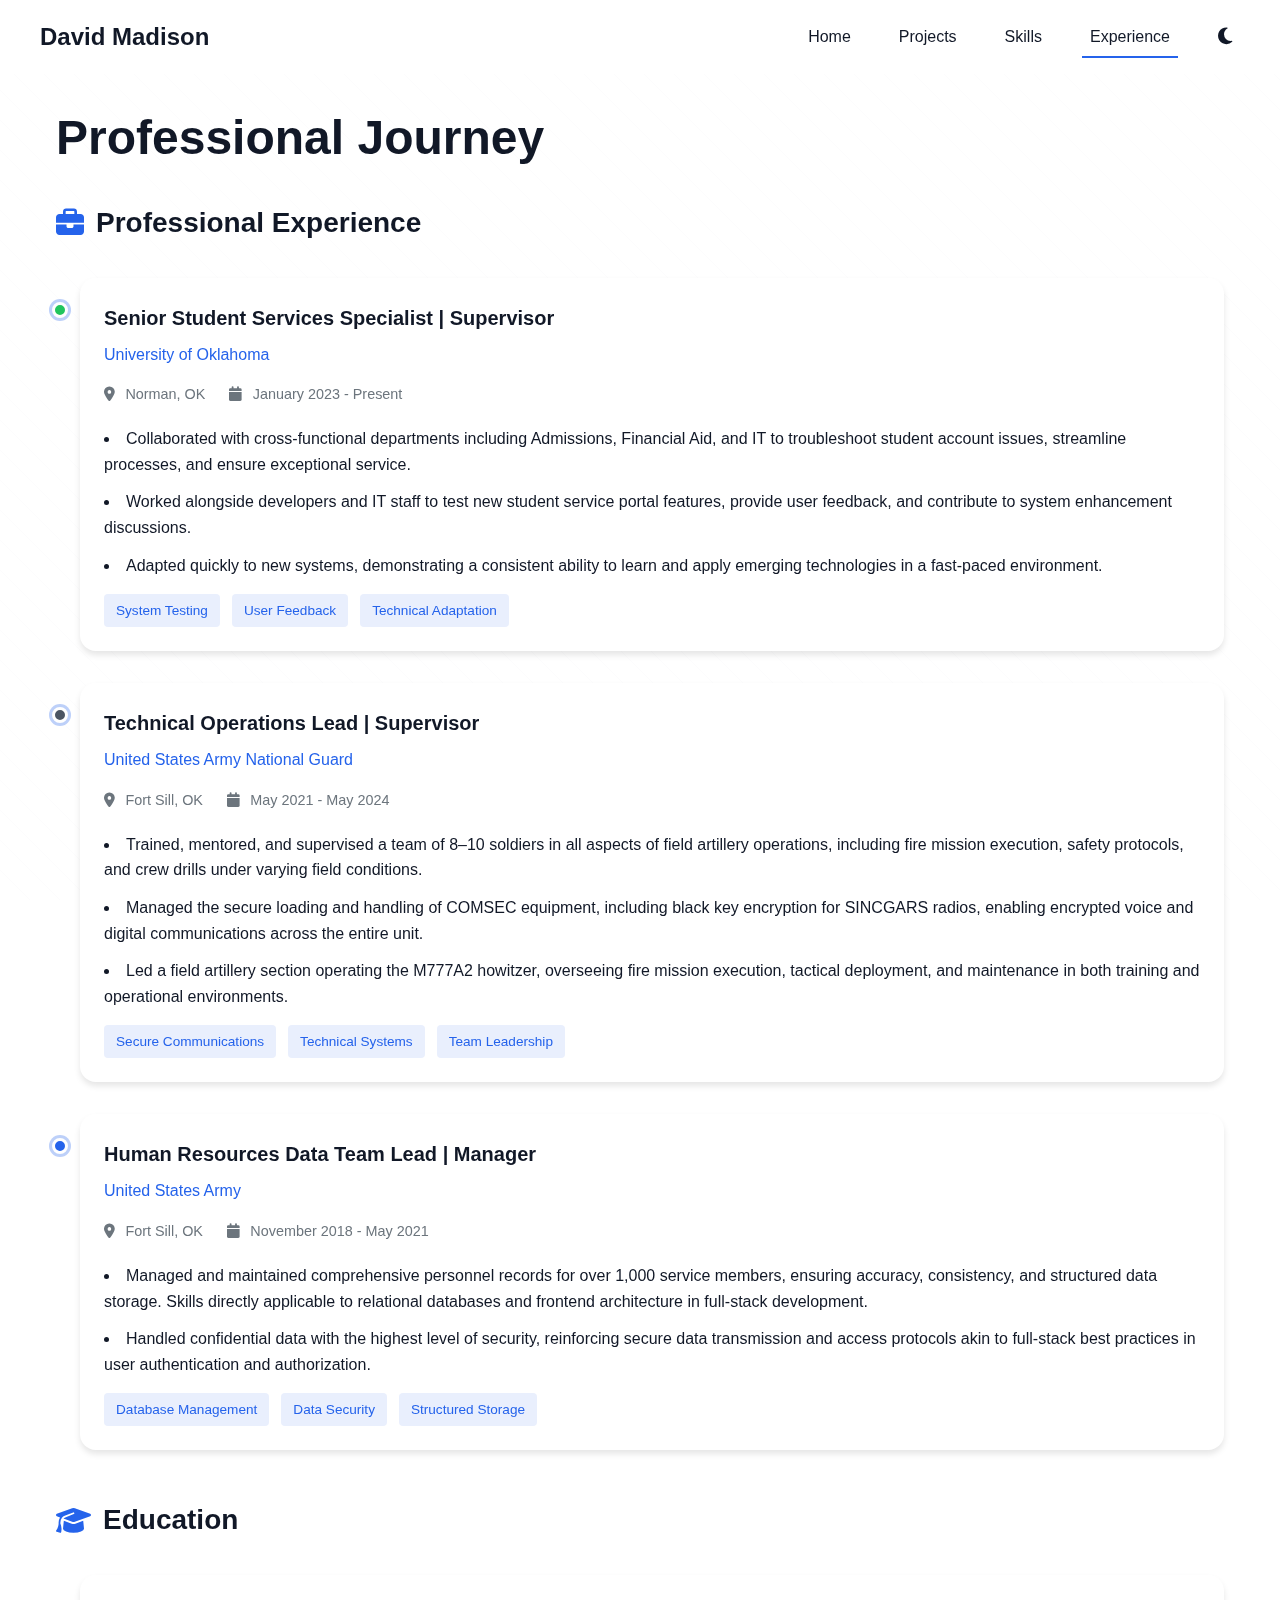
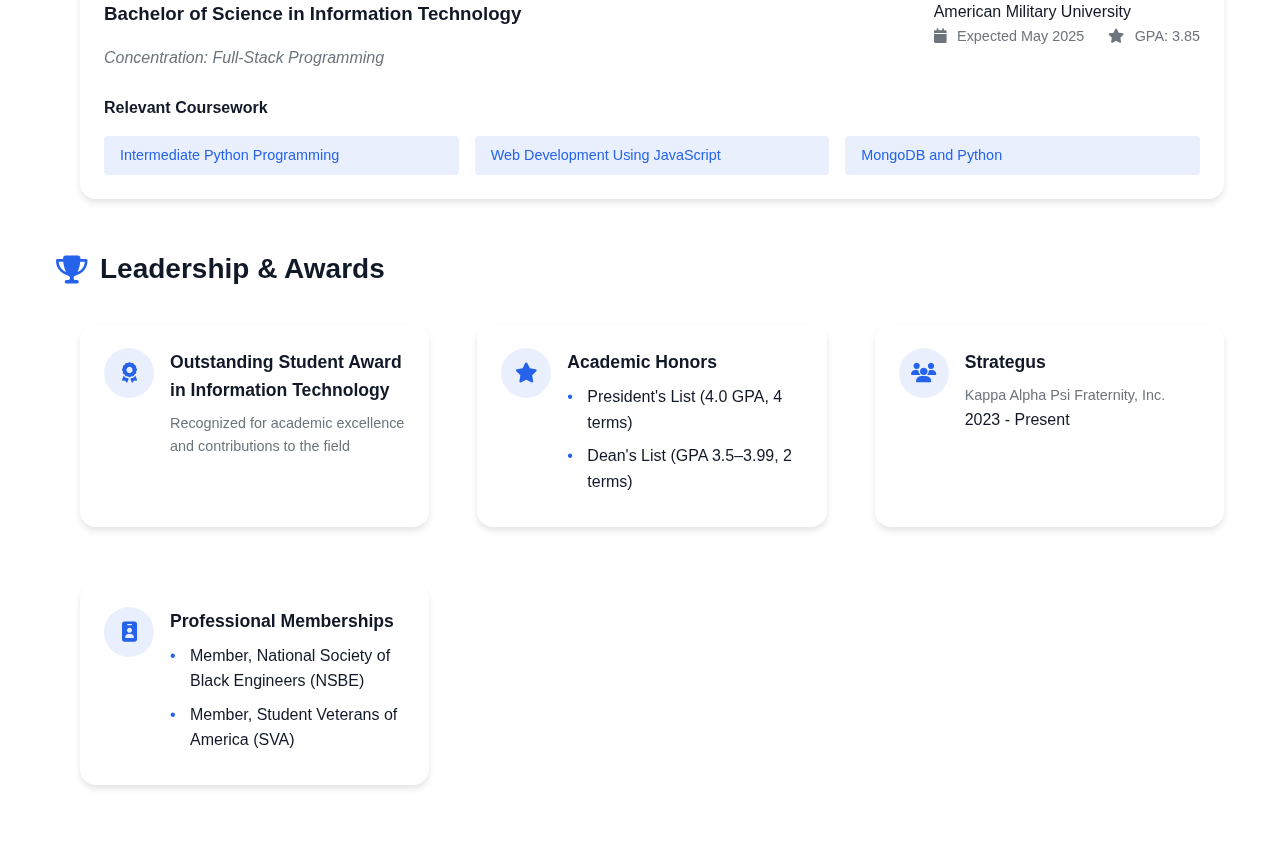
<file: experience.html>
<!DOCTYPE html>
<html lang="en">
<head>
    <meta charset="UTF-8">
    <meta name="viewport" content="width=device-width, initial-scale=1.0">
    <title>Experience - David Madison</title>
    <link rel="stylesheet" href="styles.css">
    <link rel="stylesheet" href="https://cdnjs.cloudflare.com/ajax/libs/font-awesome/6.4.0/css/all.min.css">
    <script src="https://cdnjs.cloudflare.com/ajax/libs/gsap/3.12.2/gsap.min.js"></script>
    <style>
        .section-title {
            margin-bottom: 2rem;
            display: flex;
            align-items: center;
            font-size: 1.75rem;
        }
        
        .section-title i {
            margin-right: 0.75rem;
            color: var(--primary-color);
        }
        
        .experience-section, .projects-section, .education-section, .awards-section {
            margin-bottom: 3rem;
        }
        
        .experience-timeline {
            position: relative;
        }
        
        .timeline-marker {
            position: absolute;
            left: -28px;
            width: 16px;
            height: 16px;
            border-radius: 50%;
            background-color: var(--primary-color);
            border: 3px solid var(--card-bg);
            box-shadow: 0 0 0 3px rgba(37, 99, 235, 0.3);
        }
        
        .timeline-marker.current {
            background-color: var(--success-color);
        }
        
        .timeline-marker.military {
            background-color: #4b5563;
        }
        
        .experience-card, .project-card, .education-card, .award-card {
            margin-bottom: 2rem;
            position: relative;
            margin-left: 1.5rem;
        }
        
        .experience-header, .project-header {
            margin-bottom: 1rem;
        }
        
        .experience-header h3, .project-header h3 {
            font-size: 1.25rem;
            margin-bottom: 0.5rem;
        }
        
        .company {
            font-weight: 500;
            color: var(--primary-color);
        }
        
        .experience-meta, .education-meta {
            display: flex;
            gap: 1.5rem;
            margin-bottom: 1.25rem;
            color: #6c757d;
            font-size: 0.9rem;
        }
        
        .experience-meta i, .education-meta i {
            margin-right: 0.4rem;
        }
        
        .experience-details li {
            margin-bottom: 0.75rem;
        }
        
        .key-achievements, .project-tech {
            display: flex;
            flex-wrap: wrap;
            gap: 0.75rem;
            margin-top: 1rem;
        }
        
        .achievement-tag, .tech-tag {
            display: inline-block;
            padding: 0.35rem 0.75rem;
            background-color: rgba(37, 99, 235, 0.1);
            color: var(--primary-color);
            border-radius: 4px;
            font-size: 0.85rem;
        }
        

        
        .education-header {
            display: flex;
            justify-content: space-between;
            align-items: flex-start;
            margin-bottom: 1.5rem;
        }
        
        .degree-info {
            flex: 1;
        }
        
        .concentration {
            display: block;
            font-style: italic;
            color: #6c757d;
            margin-top: 0.25rem;
        }
        
        .course-grid {
            display: grid;
            grid-template-columns: repeat(auto-fit, minmax(200px, 1fr));
            gap: 1rem;
            margin-top: 1rem;
        }
        
        .course {
            background-color: rgba(37, 99, 235, 0.1);
            color: var(--primary-color);
            padding: 0.5rem 1rem;
            border-radius: 4px;
            font-size: 0.9rem;
        }
        
        .awards-grid {
            display: grid;
            grid-template-columns: repeat(auto-fit, minmax(280px, 1fr));
            gap: 1.5rem;
        }
        
        .award-card {
            display: flex;
            align-items: flex-start;
        }
        
        .award-icon {
            background-color: rgba(37, 99, 235, 0.1);
            width: 50px;
            height: 50px;
            border-radius: 50%;
            display: flex;
            align-items: center;
            justify-content: center;
            margin-right: 1rem;
            flex-shrink: 0;
        }
        
        .award-icon i {
            color: var(--primary-color);
            font-size: 1.25rem;
        }
        
        .award-content h3 {
            font-size: 1.1rem;
            margin-bottom: 0.5rem;
        }
        
        .award-content p {
            margin: 0;
            color: #6c757d;
            font-size: 0.9rem;
        }
        
        .honors-list, .membership-list {
            list-style-type: none;
            padding: 0;
            margin: 0.5rem 0 0;
        }
        
        .honors-list li, .membership-list li {
            position: relative;
            padding-left: 1.25rem;
            margin-bottom: 0.5rem;
        }
        
        .honors-list li:before, .membership-list li:before {
            content: "•";
            position: absolute;
            left: 0;
            color: var(--primary-color);
        }
    </style>
</head>
<body>
    <!-- Page Transition -->
    <div class="page-transition"></div>

    <!-- Background Pattern -->
    <div class="background-pattern"></div>

    <nav class="navbar">
        <div class="nav-content">
            <a href="index.html" class="logo">David Madison</a>
            <div class="nav-links">
                <a href="index.html">Home</a>
                <a href="projects.html">Projects</a>
                <a href="skills.html">Skills</a>
                <a href="experience.html" class="active">Experience</a>
                <button id="theme-toggle" class="theme-toggle">
                    <i class="fas fa-moon"></i>
                </button>
            </div>
        </div>
    </nav>

    <main class="container">
        <h1 class="title">Professional Journey</h1>

        <!-- Professional Experience -->
        <section class="experience-section">
            <h2 class="section-title">
                <i class="fas fa-briefcase"></i> Professional Experience
            </h2>
            
            <div class="experience-timeline">
                <!-- Current Position -->
                <div class="experience-card card">
                    <div class="timeline-marker current"></div>
                    <div class="experience-header">
                        <h3>Senior Student Services Specialist | Supervisor</h3>
                        <span class="company">University of Oklahoma</span>
                    </div>
                    <div class="experience-meta">
                        <span><i class="fas fa-map-marker-alt"></i> Norman, OK</span>
                        <span><i class="fas fa-calendar"></i> January 2023 - Present</span>
                    </div>
                    <div class="experience-content">
                        <ul class="experience-details">
                            <li>Collaborated with cross-functional departments including Admissions, Financial Aid, and IT to troubleshoot student account issues, streamline processes, and ensure exceptional service.</li>
                            <li>Worked alongside developers and IT staff to test new student service portal features, provide user feedback, and contribute to system enhancement discussions.</li>
                            <li>Adapted quickly to new systems, demonstrating a consistent ability to learn and apply emerging technologies in a fast-paced environment.</li>
                        </ul>
                        <div class="key-achievements">
                            <span class="achievement-tag">System Testing</span>
                            <span class="achievement-tag">User Feedback</span>
                            <span class="achievement-tag">Technical Adaptation</span>
                        </div>
                    </div>
                </div>

                <!-- Military Service - Technical Operations -->
                <div class="experience-card card">
                    <div class="timeline-marker military"></div>
                    <div class="experience-header">
                        <h3>Technical Operations Lead | Supervisor</h3>
                        <span class="company">United States Army National Guard</span>
                    </div>
                    <div class="experience-meta">
                        <span><i class="fas fa-map-marker-alt"></i> Fort Sill, OK</span>
                        <span><i class="fas fa-calendar"></i> May 2021 - May 2024</span>
                    </div>
                    <div class="experience-content">
                        <ul class="experience-details">
                            <li>Trained, mentored, and supervised a team of 8–10 soldiers in all aspects of field artillery operations, including fire mission execution, safety protocols, and crew drills under varying field conditions.</li>
                            <li>Managed the secure loading and handling of COMSEC equipment, including black key encryption for SINCGARS radios, enabling encrypted voice and digital communications across the entire unit.</li>
                            <li>Led a field artillery section operating the M777A2 howitzer, overseeing fire mission execution, tactical deployment, and maintenance in both training and operational environments.</li>
                        </ul>
                        <div class="key-achievements">
                            <span class="achievement-tag">Secure Communications</span>
                            <span class="achievement-tag">Technical Systems</span>
                            <span class="achievement-tag">Team Leadership</span>
                        </div>
                    </div>
                </div>

                <!-- Previous Position - HR Data Management -->
                <div class="experience-card card">
                    <div class="timeline-marker"></div>
                    <div class="experience-header">
                        <h3>Human Resources Data Team Lead | Manager</h3>
                        <span class="company">United States Army</span>
                    </div>
                    <div class="experience-meta">
                        <span><i class="fas fa-map-marker-alt"></i> Fort Sill, OK</span>
                        <span><i class="fas fa-calendar"></i> November 2018 - May 2021</span>
                    </div>
                    <div class="experience-content">
                        <ul class="experience-details">
                            <li>Managed and maintained comprehensive personnel records for over 1,000 service members, ensuring accuracy, consistency, and structured data storage. Skills directly applicable to relational databases and frontend architecture in full-stack development.</li>
                            <li>Handled confidential data with the highest level of security, reinforcing secure data transmission and access protocols akin to full-stack best practices in user authentication and authorization.</li>
                        </ul>
                        <div class="key-achievements">
                            <span class="achievement-tag">Database Management</span>
                            <span class="achievement-tag">Data Security</span>
                            <span class="achievement-tag">Structured Storage</span>
                        </div>
                    </div>
                </div>
            </div>
        </section>



        <!-- Education Section -->
        <section class="education-section">
            <h2 class="section-title">
                <i class="fas fa-graduation-cap"></i> Education
            </h2>
            
            <div class="education-card card">
                <div class="education-header">
                    <div class="degree-info">
                        <h3>Bachelor of Science in Information Technology</h3>
                        <span class="concentration">Concentration: Full-Stack Programming</span>
                    </div>
                    <div class="school-info">
                        <span class="school">American Military University</span>
                        <div class="education-meta">
                            <span><i class="fas fa-calendar"></i> Expected May 2025</span>
                            <span><i class="fas fa-star"></i> GPA: 3.85</span>
                        </div>
                    </div>
                </div>
                
                <div class="coursework">
                    <h4>Relevant Coursework</h4>
                    <div class="course-grid">
                        <span class="course">Intermediate Python Programming</span>
                        <span class="course">Web Development Using JavaScript</span>
                        <span class="course">MongoDB and Python</span>
                    </div>
                </div>
            </div>
        </section>

        <!-- Leadership & Awards -->
        <section class="awards-section">
            <h2 class="section-title">
                <i class="fas fa-trophy"></i> Leadership & Awards
            </h2>
            
            <div class="awards-grid">
                <!-- Academic Awards -->
                <div class="award-card card">
                    <div class="award-icon">
                        <i class="fas fa-award"></i>
                    </div>
                    <div class="award-content">
                        <h3>Outstanding Student Award in Information Technology</h3>
                        <p>Recognized for academic excellence and contributions to the field</p>
                    </div>
                </div>
                
                <!-- Academic Honors -->
                <div class="award-card card">
                    <div class="award-icon">
                        <i class="fas fa-star"></i>
                    </div>
                    <div class="award-content">
                        <h3>Academic Honors</h3>
                        <ul class="honors-list">
                            <li>President's List (4.0 GPA, 4 terms)</li>
                            <li>Dean's List (GPA 3.5–3.99, 2 terms)</li>
                        </ul>
                    </div>
                </div>
                
                <!-- Leadership Role -->
                <div class="award-card card">
                    <div class="award-icon">
                        <i class="fas fa-users"></i>
                    </div>
                    <div class="award-content">
                        <h3>Strategus</h3>
                        <p>Kappa Alpha Psi Fraternity, Inc.</p>
                        <span class="award-date">2023 - Present</span>
                    </div>
                </div>
                
                <!-- Professional Memberships -->
                <div class="award-card card">
                    <div class="award-icon">
                        <i class="fas fa-id-badge"></i>
                    </div>
                    <div class="award-content">
                        <h3>Professional Memberships</h3>
                        <ul class="membership-list">
                            <li>Member, National Society of Black Engineers (NSBE)</li>
                            <li>Member, Student Veterans of America (SVA)</li>
                        </ul>
                    </div>
                </div>
            </div>
        </section>
    </main>

    <script src="script.js"></script>
</body>
</html>
</file>
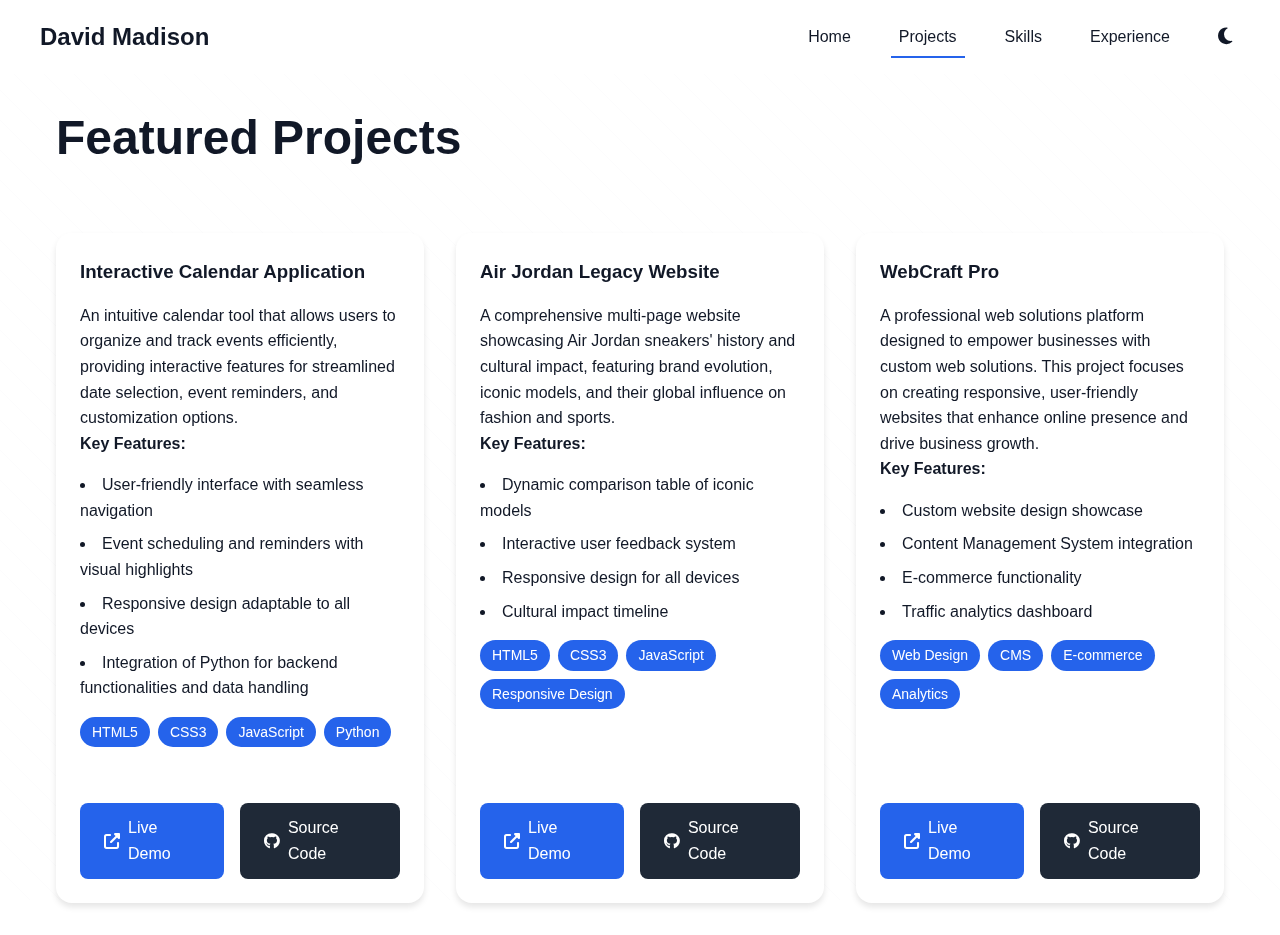
<file: projects.html>
<!DOCTYPE html>
<html lang="en">
<head>
    <meta charset="UTF-8">
    <meta name="viewport" content="width=device-width, initial-scale=1.0">
    <title>Projects - David Madison</title>
    <link rel="stylesheet" href="styles.css">
    <link rel="stylesheet" href="https://cdnjs.cloudflare.com/ajax/libs/font-awesome/6.4.0/css/all.min.css">
    <script src="https://cdnjs.cloudflare.com/ajax/libs/gsap/3.12.2/gsap.min.js"></script>
</head>
<body>
    <!-- Page Transition -->
    <div class="page-transition"></div>

    <!-- Background Pattern -->
    <div class="background-pattern"></div>

    <nav class="navbar">
        <div class="nav-content">
            <a href="index.html" class="logo">David Madison</a>
            <div class="nav-links">
                <a href="index.html">Home</a>
                <a href="projects.html" class="active">Projects</a>
                <a href="skills.html">Skills</a>
                <a href="experience.html">Experience</a>
                <button id="theme-toggle" class="theme-toggle">
                    <i class="fas fa-moon"></i>
                </button>
            </div>
        </div>
    </nav>

    <main class="container">
        <h1 class="title">Featured Projects</h1>

        <div class="projects-grid">
            <!-- Calendar Application Project -->
            <div class="project-card card">
                <div class="project-content">
                    <div class="project-header">
                        <h3>Interactive Calendar Application</h3>
                    </div>
                    <p>An intuitive calendar tool that allows users to organize and track events efficiently, providing interactive features for streamlined date selection, event reminders, and customization options.</p>
                    <h4>Key Features:</h4>
                    <ul>
                        <li>User-friendly interface with seamless navigation</li>
                        <li>Event scheduling and reminders with visual highlights</li>
                        <li>Responsive design adaptable to all devices</li>
                        <li>Integration of Python for backend functionalities and data handling</li>
                    </ul>
                    <div class="tags">
                        <span class="tag">HTML5</span>
                        <span class="tag">CSS3</span>
                        <span class="tag">JavaScript</span>
                        <span class="tag">Python</span>
                    </div>
                </div>
                <div class="project-links">
                    <a href="https://davidmadison95.github.io/calendar-app/" target="_blank" class="btn btn-primary">
                        <i class="fas fa-external-link-alt"></i> Live Demo
                    </a>
                    <a href="https://github.com/davidmadison95/calendar-app" target="_blank" class="btn btn-secondary">
                        <i class="fab fa-github"></i> Source Code
                    </a>
                </div>
            </div>

            <!-- Air Jordan Legacy Project -->
            <div class="project-card card">
                <div class="project-content">
                    <div class="project-header">
                        <h3>Air Jordan Legacy Website</h3>
                    </div>
                    <p>A comprehensive multi-page website showcasing Air Jordan sneakers' history and cultural impact, featuring brand evolution, iconic models, and their global influence on fashion and sports.</p>
                    <h4>Key Features:</h4>
                    <ul>
                        <li>Dynamic comparison table of iconic models</li>
                        <li>Interactive user feedback system</li>
                        <li>Responsive design for all devices</li>
                        <li>Cultural impact timeline</li>
                    </ul>
                    <div class="tags">
                        <span class="tag">HTML5</span>
                        <span class="tag">CSS3</span>
                        <span class="tag">JavaScript</span>
                        <span class="tag">Responsive Design</span>
                    </div>
                </div>
                <div class="project-links">
                    <a href="https://davidmadison95.github.io/Air_Jordan_Website/" target="_blank" class="btn btn-primary">
                        <i class="fas fa-external-link-alt"></i> Live Demo
                    </a>
                    <a href="https://github.com/davidmadison95/Air_Jordan_Website" target="_blank" class="btn btn-secondary">
                        <i class="fab fa-github"></i> Source Code
                    </a>
                </div>
            </div>

            <!-- WebCraft Pro Project -->
            <div class="project-card card">
                <div class="project-content">
                    <div class="project-header">
                        <h3>WebCraft Pro</h3>
                    </div>
                    <p>A professional web solutions platform designed to empower businesses with custom web solutions. This project focuses on creating responsive, user-friendly websites that enhance online presence and drive business growth.</p>
                    <h4>Key Features:</h4>
                    <ul>
                        <li>Custom website design showcase</li>
                        <li>Content Management System integration</li>
                        <li>E-commerce functionality</li>
                        <li>Traffic analytics dashboard</li>
                    </ul>
                    <div class="tags">
                        <span class="tag">Web Design</span>
                        <span class="tag">CMS</span>
                        <span class="tag">E-commerce</span>
                        <span class="tag">Analytics</span>
                    </div>
                </div>
                <div class="project-links">
                    <a href="https://davidmadison95.github.io/WebCraft-Pro/" target="_blank" class="btn btn-primary">
                        <i class="fas fa-external-link-alt"></i> Live Demo
                    </a>
                    <a href="https://github.com/davidmadison95/WebCraft-Pro" target="_blank" class="btn btn-secondary">
                        <i class="fab fa-github"></i> Source Code
                    </a>
                </div>
            </div>
        </div>
    </main>

    <script src="script.js"></script>
</body>
</html>
</file>
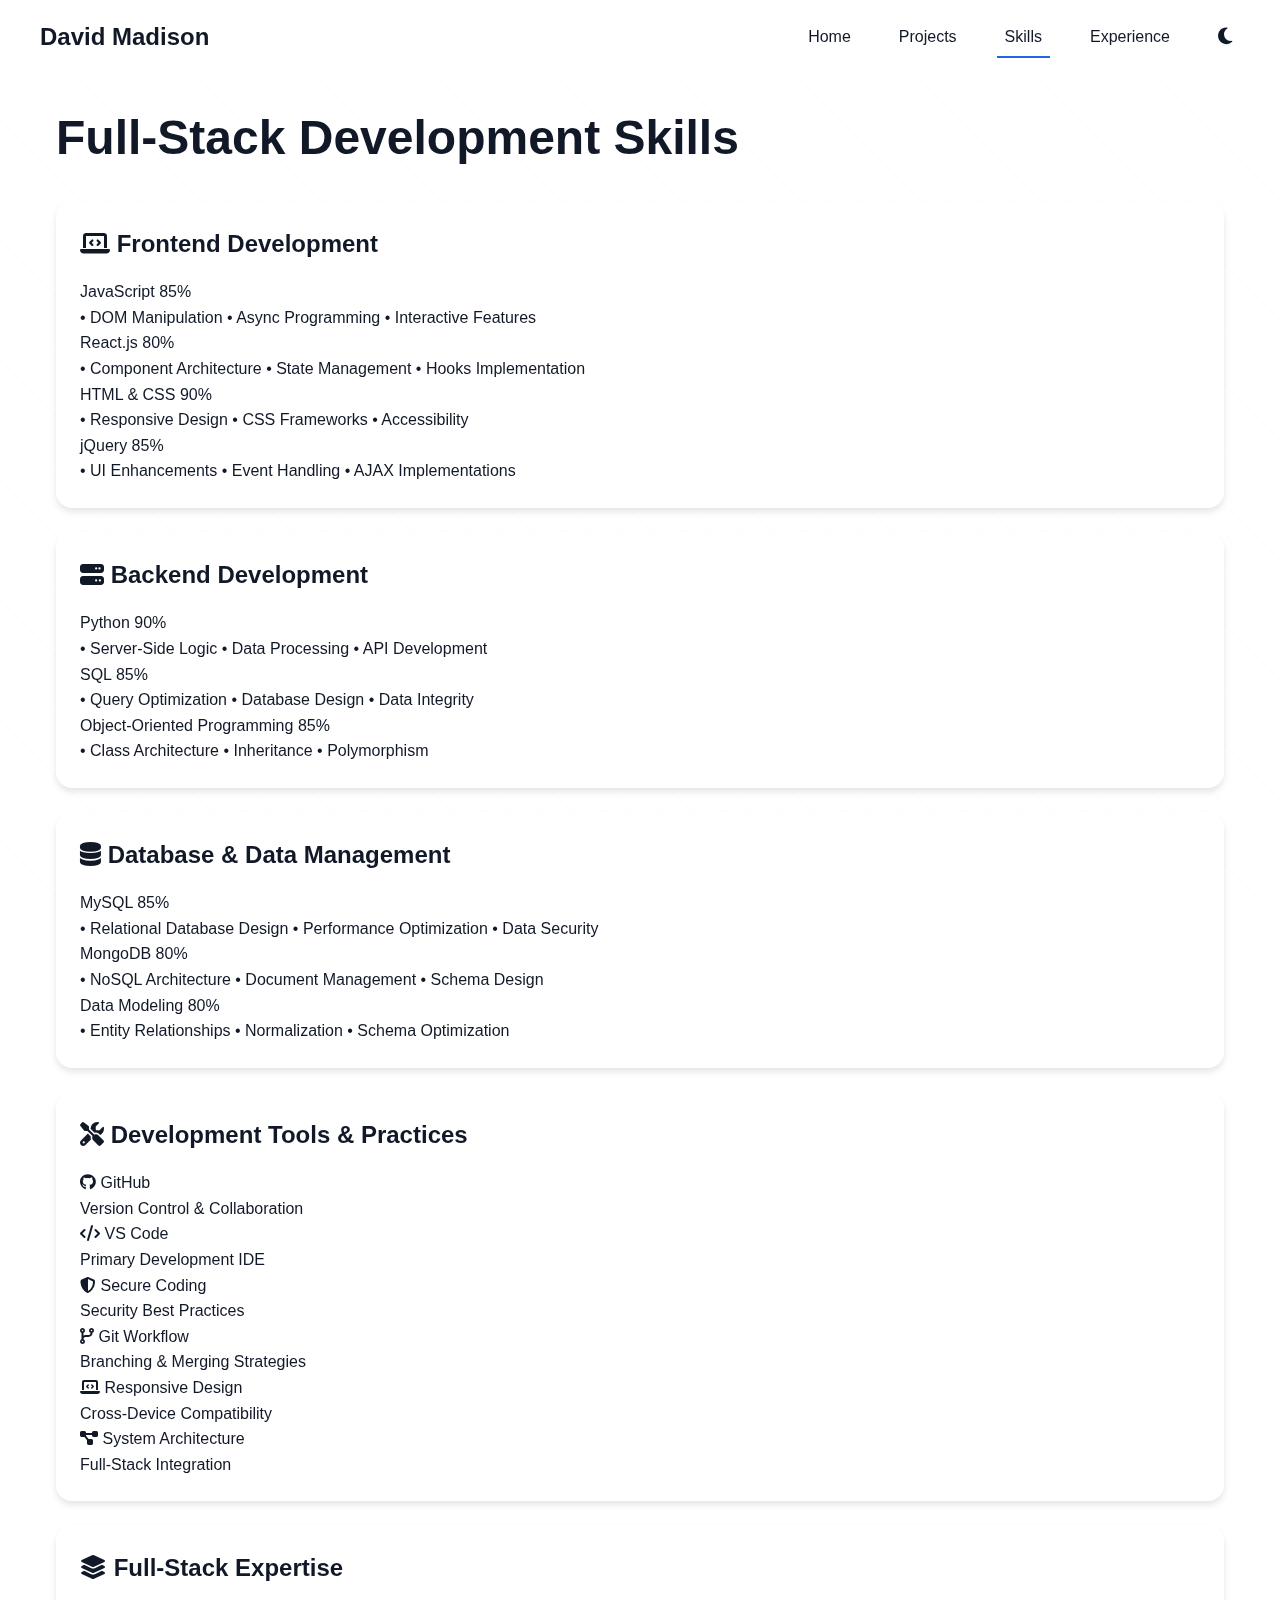
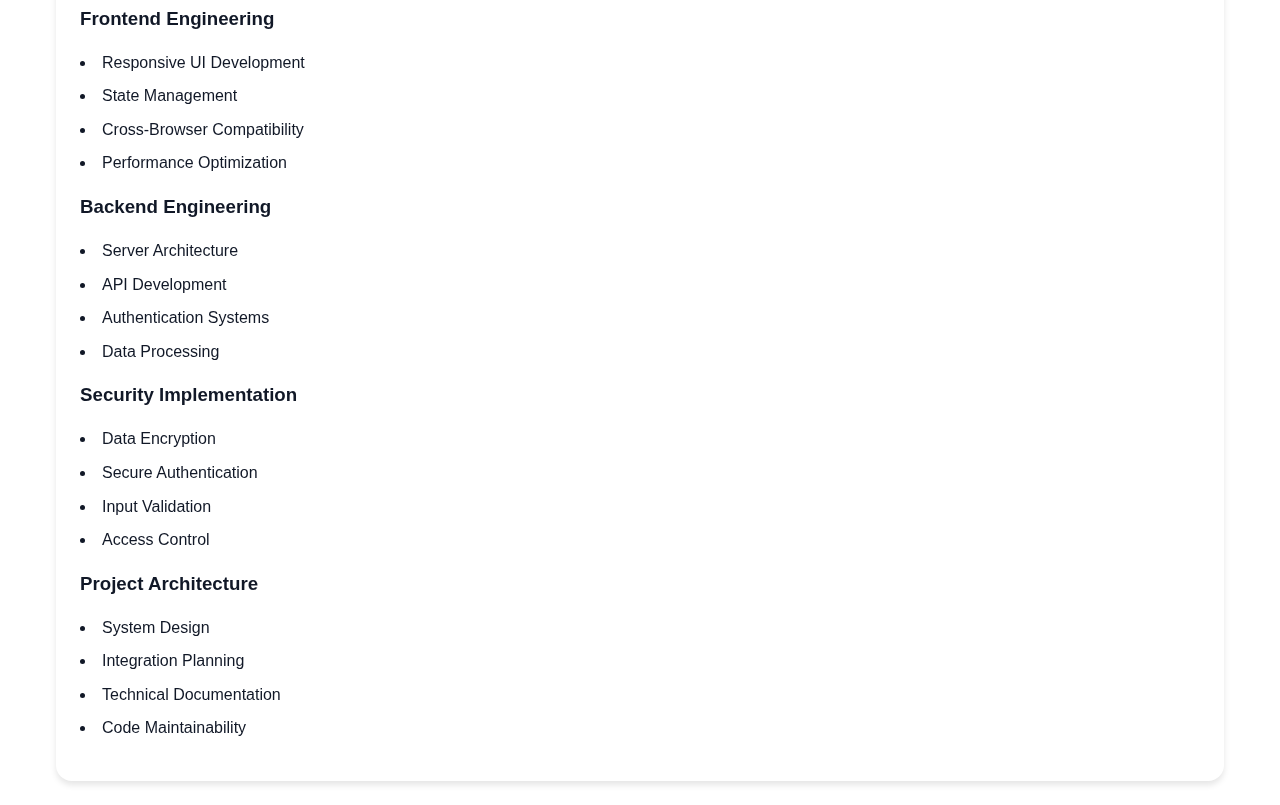
<file: skills.html>
<!DOCTYPE html>
<html lang="en">
<head>
    <meta charset="UTF-8">
    <meta name="viewport" content="width=device-width, initial-scale=1.0">
    <title>Skills - David Madison</title>
    <link rel="stylesheet" href="styles.css">
    <link rel="stylesheet" href="https://cdnjs.cloudflare.com/ajax/libs/font-awesome/6.4.0/css/all.min.css">
    <script src="https://cdnjs.cloudflare.com/ajax/libs/gsap/3.12.2/gsap.min.js"></script>
</head>
<body>
    <!-- Page Transition -->
    <div class="page-transition"></div>

    <!-- Background Pattern -->
    <div class="background-pattern"></div>

    <nav class="navbar">
        <div class="nav-content">
            <a href="index.html" class="logo">David Madison</a>
            <div class="nav-links">
                <a href="index.html">Home</a>
                <a href="projects.html">Projects</a>
                <a href="skills.html" class="active">Skills</a>
                <a href="experience.html">Experience</a>
                <button id="theme-toggle" class="theme-toggle">
                    <i class="fas fa-moon"></i>
                </button>
            </div>
        </div>
    </nav>

    <main class="container">
        <h1 class="title">Full-Stack Development Skills</h1>
        
        <div class="skills-grid">
            <!-- Frontend Development -->
            <div class="card skills-card">
                <h2><i class="fas fa-laptop-code"></i> Frontend Development</h2>
                <div class="skills-list">
                    <div class="skill-item" data-skill="JavaScript">
                        <div class="skill-header">
                            <span>JavaScript</span>
                            <span>85%</span>
                        </div>
                        <div class="skill-bar">
                            <div class="skill-progress" style="width: 85%"></div>
                        </div>
                        <div class="skill-details">
                            • DOM Manipulation
                            • Async Programming
                            • Interactive Features
                        </div>
                    </div>

                    <div class="skill-item" data-skill="ReactJS">
                        <div class="skill-header">
                            <span>React.js</span>
                            <span>80%</span>
                        </div>
                        <div class="skill-bar">
                            <div class="skill-progress" style="width: 80%"></div>
                        </div>
                        <div class="skill-details">
                            • Component Architecture
                            • State Management
                            • Hooks Implementation
                        </div>
                    </div>

                    <div class="skill-item" data-skill="HTML-CSS">
                        <div class="skill-header">
                            <span>HTML & CSS</span>
                            <span>90%</span>
                        </div>
                        <div class="skill-bar">
                            <div class="skill-progress" style="width: 90%"></div>
                        </div>
                        <div class="skill-details">
                            • Responsive Design
                            • CSS Frameworks
                            • Accessibility
                        </div>
                    </div>

                    <div class="skill-item" data-skill="jQuery">
                        <div class="skill-header">
                            <span>jQuery</span>
                            <span>85%</span>
                        </div>
                        <div class="skill-bar">
                            <div class="skill-progress" style="width: 85%"></div>
                        </div>
                        <div class="skill-details">
                            • UI Enhancements
                            • Event Handling
                            • AJAX Implementations
                        </div>
                    </div>
                </div>
            </div>

            <!-- Backend Development -->
            <div class="card skills-card">
                <h2><i class="fas fa-server"></i> Backend Development</h2>
                <div class="skills-list">
                    <div class="skill-item" data-skill="Python">
                        <div class="skill-header">
                            <span>Python</span>
                            <span>90%</span>
                        </div>
                        <div class="skill-bar">
                            <div class="skill-progress" style="width: 90%"></div>
                        </div>
                        <div class="skill-details">
                            • Server-Side Logic
                            • Data Processing
                            • API Development
                        </div>
                    </div>

                    <div class="skill-item" data-skill="SQL">
                        <div class="skill-header">
                            <span>SQL</span>
                            <span>85%</span>
                        </div>
                        <div class="skill-bar">
                            <div class="skill-progress" style="width: 85%"></div>
                        </div>
                        <div class="skill-details">
                            • Query Optimization
                            • Database Design
                            • Data Integrity
                        </div>
                    </div>

                    <div class="skill-item" data-skill="OOP">
                        <div class="skill-header">
                            <span>Object-Oriented Programming</span>
                            <span>85%</span>
                        </div>
                        <div class="skill-bar">
                            <div class="skill-progress" style="width: 85%"></div>
                        </div>
                        <div class="skill-details">
                            • Class Architecture
                            • Inheritance
                            • Polymorphism
                        </div>
                    </div>
                </div>
            </div>

            <!-- Database & Data Management -->
            <div class="card skills-card">
                <h2><i class="fas fa-database"></i> Database & Data Management</h2>
                <div class="skills-list">
                    <div class="skill-item" data-skill="MySQL">
                        <div class="skill-header">
                            <span>MySQL</span>
                            <span>85%</span>
                        </div>
                        <div class="skill-bar">
                            <div class="skill-progress" style="width: 85%"></div>
                        </div>
                        <div class="skill-details">
                            • Relational Database Design
                            • Performance Optimization
                            • Data Security
                        </div>
                    </div>

                    <div class="skill-item" data-skill="MongoDB">
                        <div class="skill-header">
                            <span>MongoDB</span>
                            <span>80%</span>
                        </div>
                        <div class="skill-bar">
                            <div class="skill-progress" style="width: 80%"></div>
                        </div>
                        <div class="skill-details">
                            • NoSQL Architecture
                            • Document Management
                            • Schema Design
                        </div>
                    </div>

                    <div class="skill-item" data-skill="Data-Modeling">
                        <div class="skill-header">
                            <span>Data Modeling</span>
                            <span>80%</span>
                        </div>
                        <div class="skill-bar">
                            <div class="skill-progress" style="width: 80%"></div>
                        </div>
                        <div class="skill-details">
                            • Entity Relationships
                            • Normalization
                            • Schema Optimization
                        </div>
                    </div>
                </div>
            </div>

            <!-- Development Tools & Practices -->
            <div class="card tools-card">
                <h2><i class="fas fa-tools"></i> Development Tools & Practices</h2>
                <div class="tools-grid">
                    <div class="tool-item">
                        <i class="fab fa-github"></i>
                        <span>GitHub</span>
                        <p>Version Control & Collaboration</p>
                    </div>
                    <div class="tool-item">
                        <i class="fas fa-code"></i>
                        <span>VS Code</span>
                        <p>Primary Development IDE</p>
                    </div>
                    <div class="tool-item">
                        <i class="fas fa-shield-alt"></i>
                        <span>Secure Coding</span>
                        <p>Security Best Practices</p>
                    </div>
                    <div class="tool-item">
                        <i class="fas fa-code-branch"></i>
                        <span>Git Workflow</span>
                        <p>Branching & Merging Strategies</p>
                    </div>
                    <div class="tool-item">
                        <i class="fas fa-laptop-code"></i>
                        <span>Responsive Design</span>
                        <p>Cross-Device Compatibility</p>
                    </div>
                    <div class="tool-item">
                        <i class="fas fa-project-diagram"></i>
                        <span>System Architecture</span>
                        <p>Full-Stack Integration</p>
                    </div>
                </div>
            </div>

            <!-- Full-Stack Expertise -->
            <div class="card expertise-card">
                <h2><i class="fas fa-layer-group"></i> Full-Stack Expertise</h2>
                <div class="expertise-grid">
                    <div class="expertise-item">
                        <h3>Frontend Engineering</h3>
                        <ul>
                            <li>Responsive UI Development</li>
                            <li>State Management</li>
                            <li>Cross-Browser Compatibility</li>
                            <li>Performance Optimization</li>
                        </ul>
                    </div>
                    <div class="expertise-item">
                        <h3>Backend Engineering</h3>
                        <ul>
                            <li>Server Architecture</li>
                            <li>API Development</li>
                            <li>Authentication Systems</li>
                            <li>Data Processing</li>
                        </ul>
                    </div>
                    <div class="expertise-item">
                        <h3>Security Implementation</h3>
                        <ul>
                            <li>Data Encryption</li>
                            <li>Secure Authentication</li>
                            <li>Input Validation</li>
                            <li>Access Control</li>
                        </ul>
                    </div>
                    <div class="expertise-item">
                        <h3>Project Architecture</h3>
                        <ul>
                            <li>System Design</li>
                            <li>Integration Planning</li>
                            <li>Technical Documentation</li>
                            <li>Code Maintainability</li>
                        </ul>
                    </div>
                </div>
            </div>
        </div>
    </main>

    <script src="script.js"></script>
</body>
</html>
</file>
<file: styles.css>
:root {
    --primary-color: #2563eb;
    --secondary-color: #1f2937;
    --text-color: #111827;
    --bg-color: #ffffff;
    --nav-bg: rgba(255, 255, 255, 0.8);
    --card-bg: #ffffff;
    --border-color: #e5e7eb;
    --hover-color: #3b82f6;
    --shadow-color: rgba(0, 0, 0, 0.1);
    --success-color: #22c55e;
    --error-color: #ef4444;
}

[data-theme="dark"] {
    --text-color: #f3f4f6;
    --bg-color: #111827;
    --nav-bg: rgba(17, 24, 39, 0.8);
    --card-bg: #1f2937;
    --border-color: #374151;
    --shadow-color: rgba(0, 0, 0, 0.3);
}

* {
    margin: 0;
    padding: 0;
    box-sizing: border-box;
}

/* Global Styles */
body {
    font-family: -apple-system, BlinkMacSystemFont, 'Segoe UI', Roboto, Oxygen, Ubuntu, Cantarell, sans-serif;
    color: var(--text-color);
    background-color: var(--bg-color);
    line-height: 1.6;
    transition: background-color 0.3s, color 0.3s;
}

.container {
    max-width: 1200px;
    margin: 0 auto;
    padding: 0 1rem;
    padding-top: 100px;
    position: relative;
    z-index: 1;
}

/* Particles Background */
.particles-container {
    position: fixed;
    top: 0;
    left: 0;
    width: 100%;
    height: 100%;
    z-index: -1;
}

/* Background Pattern */
.background-pattern {
    position: fixed;
    top: 0;
    left: 0;
    width: 100%;
    height: 100%;
    background: linear-gradient(45deg, transparent 49%, var(--border-color) 49% 51%, transparent 51%);
    background-size: 30px 30px;
    opacity: 0.1;
    z-index: -2;
    animation: patternMove 20s linear infinite;
}

/* Navigation */
.navbar {
    position: fixed;
    top: 0;
    left: 0;
    right: 0;
    background: var(--nav-bg);
    backdrop-filter: blur(10px);
    z-index: 1000;
    padding: 1rem;
}

.nav-content {
    max-width: 1200px;
    margin: 0 auto;
    display: flex;
    justify-content: space-between;
    align-items: center;
}

.logo {
    font-size: 1.5rem;
    font-weight: bold;
    text-decoration: none;
    color: var(--text-color);
    transition: color 0.3s;
}

.nav-links {
    display: flex;
    gap: 2rem;
    align-items: center;
}

.nav-links a {
    text-decoration: none;
    color: var(--text-color);
    padding: 0.5rem;
    transition: color 0.3s;
    position: relative;
}

.nav-links a::after {
    content: '';
    position: absolute;
    bottom: 0;
    left: 0;
    width: 0;
    height: 2px;
    background: var(--primary-color);
    transition: width 0.3s;
}

.nav-links a:hover::after,
.nav-links a.active::after {
    width: 100%;
}

/* Theme Toggle */
.theme-toggle {
    background: none;
    border: none;
    color: var(--text-color);
    cursor: pointer;
    padding: 0.5rem;
    font-size: 1.2rem;
    transition: transform 0.3s, color 0.3s;
}

.theme-toggle:hover {
    color: var(--primary-color);
    transform: rotate(180deg);
}

/* Hero Section */
.hero {
    min-height: 100vh;
    display: flex;
    align-items: center;
    justify-content: center;
    text-align: center;
    padding: 2rem;
    position: relative;
    z-index: 1;
}

.title {
    font-size: 3rem;
    margin-bottom: 1.5rem;
    color: var(--text-color);
}

.subtitle {
    font-size: 1.25rem;
    margin-bottom: 1rem;
    color: var(--text-color);
}

.education {
    color: var(--text-color);
    opacity: 0.8;
    margin-bottom: 2rem;
}

/* Buttons */
.btn {
    display: inline-flex;
    align-items: center;
    gap: 0.5rem;
    padding: 0.75rem 1.5rem;
    border-radius: 0.5rem;
    text-decoration: none;
    font-weight: 500;
    transition: all 0.3s;
    border: none;
    cursor: pointer;
    position: relative;
    overflow: hidden;
}

.btn::before {
    content: '';
    position: absolute;
    top: 50%;
    left: 50%;
    width: 0;
    height: 0;
    background: rgba(255, 255, 255, 0.2);
    border-radius: 50%;
    transform: translate(-50%, -50%);
    transition: width 0.6s, height 0.6s;
}

.btn:hover::before {
    width: 300%;
    height: 300%;
}

.btn-primary {
    background-color: var(--primary-color);
    color: white;
}

.btn-secondary {
    background-color: var(--secondary-color);
    color: white;
}

.btn-resume {
    background-color: var(--primary-color);
    color: white;
    padding: 0.5rem 1rem;
    border-radius: 0.5rem;
    display: flex;
    align-items: center;
    gap: 0.5rem;
    font-size: 0.9rem;
}

/* CTA Buttons */
.cta-buttons {
    display: flex;
    gap: 1rem;
    justify-content: center;
    margin-bottom: 3rem;
}

/* Cards */
.card {
    background: var(--card-bg);
    border-radius: 1rem;
    padding: 1.5rem;
    margin-bottom: 1.5rem;
    box-shadow: 0 4px 6px var(--shadow-color);
    transition: transform 0.3s, box-shadow 0.3s;
}

.card:hover {
    transform: translateY(-5px);
    box-shadow: 0 10px 15px var(--shadow-color);
}

/* Projects Grid */
.projects-grid {
    display: grid;
    grid-template-columns: repeat(auto-fit, minmax(300px, 1fr));
    gap: 2rem;
    padding: 2rem 0;
}

.project-card {
    height: 100%;
    display: flex;
    flex-direction: column;
    justify-content: space-between;
}

.project-content {
    flex: 1;
}

.project-links {
    display: flex;
    gap: 1rem;
    margin-top: 1rem;
}

/* Tags */
.tags {
    display: flex;
    flex-wrap: wrap;
    gap: 0.5rem;
    margin: 1rem 0;
}

.tag {
    background: var(--primary-color);
    color: white;
    padding: 0.25rem 0.75rem;
    border-radius: 1rem;
    font-size: 0.875rem;
}

/* Scroll Indicator */
.scroll-indicator {
    position: absolute;
    bottom: 2rem;
    left: 50%;
    transform: translateX(-50%);
    color: var(--text-color);
    opacity: 0.5;
}

.bounce {
    animation: bounce 2s infinite;
}

/* List Styles */
ul {
    list-style-position: inside;
    margin: 1rem 0;
}

li {
    margin-bottom: 0.5rem;
}

/* Headings */
h1, h2, h3, h4 {
    color: var(--text-color);
    margin-bottom: 1rem;
}

/* Project Descriptions */
.project-description {
    margin: 1rem 0;
}

/* Modal Styles */
.modal {
    display: none;
    position: fixed;
    top: 0;
    left: 0;
    width: 100%;
    height: 100%;
    background: rgba(0, 0, 0, 0.5);
    backdrop-filter: blur(5px);
    z-index: 1000;
}

.modal.active {
    display: flex;
    align-items: center;
    justify-content: center;
}

.modal-content {
    background: var(--card-bg);
    width: 90%;
    max-width: 800px;
    margin: auto;
    border-radius: 1rem;
    overflow: hidden;
}

.modal-header {
    padding: 1.5rem;
    border-bottom: 1px solid var(--border-color);
    display: flex;
    justify-content: space-between;
    align-items: center;
}

.close-modal {
    background: none;
    border: none;
    color: var(--text-color);
    cursor: pointer;
    font-size: 1.5rem;
}

.modal-body {
    padding: 1.5rem;
}

/* Animations */
@keyframes bounce {
    0%, 20%, 50%, 80%, 100% {
        transform: translateY(0);
    }
    40% {
        transform: translateY(-20px);
    }
    60% {
        transform: translateY(-10px);
    }
}

@keyframes patternMove {
    0% { background-position: 0 0; }
    100% { background-position: 30px 30px; }
}

/* Responsive Design */
@media (max-width: 768px) {
    .nav-links {
        gap: 1rem;
    }
    .title {
        font-size: 2rem;
    }
    .subtitle {
        font-size: 1rem;
    }
    .projects-grid, .skills-grid, .contact-wrapper {
        grid-template-columns: 1fr;
    }
    .cta-buttons {
        flex-direction: column;
        align-items: stretch;
    }
}

@media (max-width: 480px) {
    .nav-links a {
        font-size: 0.875rem;
        padding: 0.25rem;
    }
    .btn-resume {
        display: none;
    }
}
</file>
